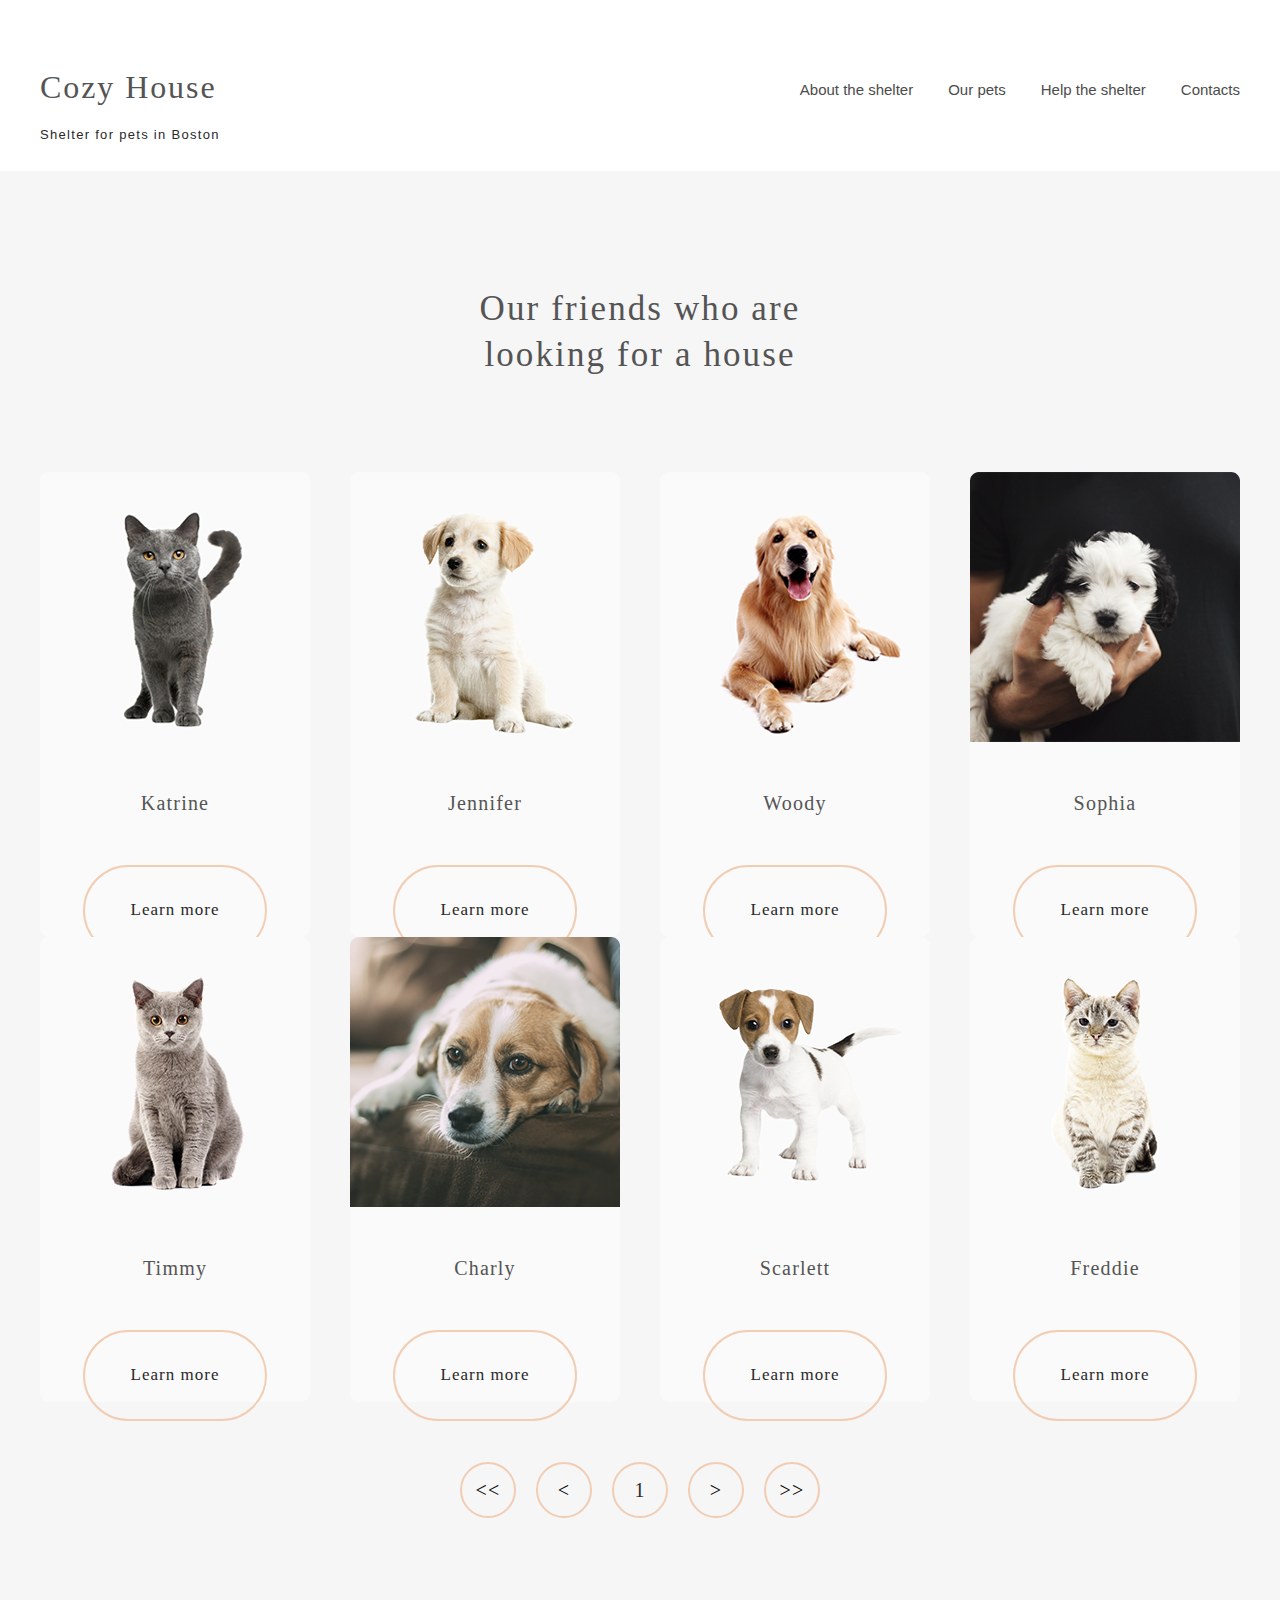
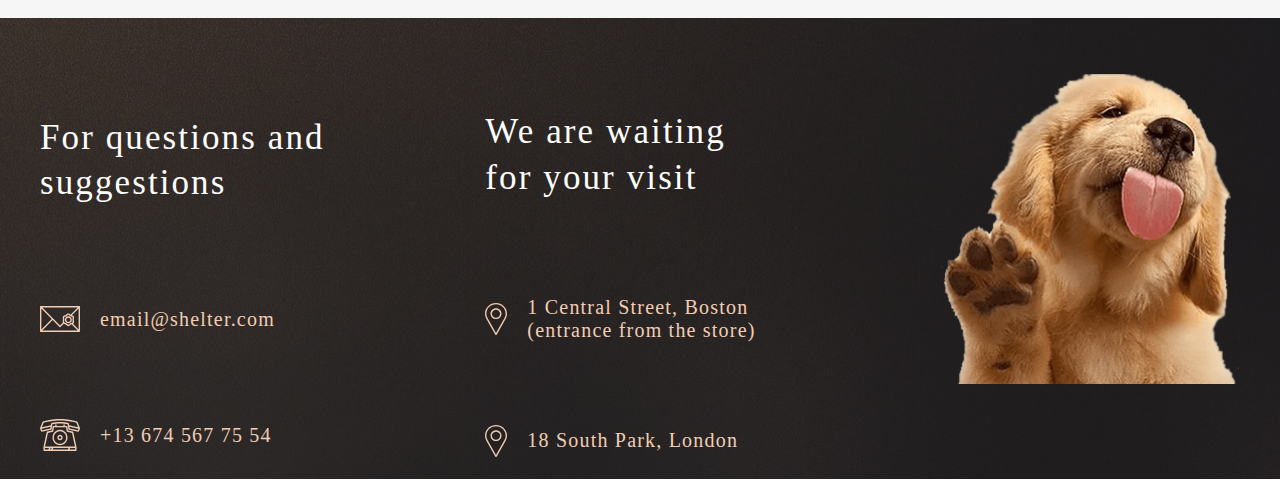
<file: pets.html>
<!DOCTYPE html>
<html lang="en">
<head>
    <meta charset="UTF-8">
    <meta name="viewport" content="width=device-width, initial-scale=1.0">
    <title>Our-pets</title>
    <link rel="stylesheet" href="style.css">
</head>
<body>
    <header class="our_pet_header">
        <div class="container">
            <div class="header_bar our_pets_header">
                <a href="#">
                    <div class="logo">
                        <h1 class="logo_title our_pet_logo">Cozy House</h1>
                        <p class="logo_subtitle our_pet_sub">Shelter for pets in Boston</p>
                    </div>
                </a>
                <div>
                    <nav>
                        <ul class="nav_menu">
                            <a href="./main.html"><li class="paragraph our_pets_par">About the shelter</li></a>
                            <a href="./our-pets.html"><li class="paragraph our_pets_par">Our pets</li></a>
                            <a href="./main.html"><li class="paragraph our_pets_par">Help the shelter</li></a>
                            <a href="#contacts"><li class="paragraph our_pets_par">Contacts</li></a>
                        </ul>
                    </nav>
                </div>
            </div>
        </div>
    </header>

    <main>
        <section class="pets our_pets">
            <div class="container">
                <div class="pets_layout">
                    <h3 class="pets_title">Our friends who are looking for a house</h3>
                    <div class="pets_slider">
                        <div class="our_pets_cards">
                            <div class="card our_pets_card">
                                <img src="./assets/pets-katrine.png" alt="katrine">
                                <p class="title">Katrine</p>
                                <div class="button_secondary">
                                    <p class="button_primary_text">Learn more</p>
                                </div>
                            </div>
                            <div class="card">
                                <img src="./assets/pets-jennifer.png" alt="jennifer">
                                <p class="title">Jennifer</p>
                                <div class="button_secondary">
                                    <p class="button_primary_text">Learn more</p>
                                </div>
                            </div>
                            <div class="card">
                                <img src="./assets/pets-woody.png" alt="woody">
                                <p class="title">Woody</p>
                                <div class="button_secondary">
                                    <p class="button_primary_text">Learn more</p>
                                </div>
                            </div>
                            <div class="card">
                                <img src="./assets/pets-sophia.png" alt="sophia">
                                <p class="title">Sophia</p>
                                <div class="button_secondary">
                                    <p class="button_primary_text">Learn more</p>
                                </div>
                            </div>
                            <div class="card">
                                <img src="./assets/pets-timmy.png" alt="timmy">
                                <p class="title">Timmy</p>
                                <div class="button_secondary">
                                    <p class="button_primary_text">Learn more</p>
                                </div>
                            </div>
                            <div class="card">
                                <img src="./assets/pets-charly.png" alt="charly">
                                <p class="title">Charly</p>
                                <div class="button_secondary">
                                    <p class="button_primary_text">Learn more</p>
                                </div>
                            </div>
                            <div class="card">
                                <img src="./assets/pets-scarlett.png" alt="scarlett">
                                <p class="title">Scarlett</p>
                                <div class="button_secondary">
                                    <p class="button_primary_text">Learn more</p>
                                </div>
                            </div>
                            <div class="card">
                                <img src="./assets/pets-freddie.png" alt="freddie">
                                <p class="title">Freddie</p>
                                <div class="button_secondary">
                                    <p class="button_primary_text">Learn more</p>
                                </div>
                            </div>
                        </div>
                    </div>
                    <div class="pets_navigation">
                        <div class="button_paginator">
                            <h4><<</h4>
                        </div>
                        <div class="button_paginator">
                            <h4><</h4>
                        </div>
                        <div class="button_paginator">
                            <h4 class="page_number">1</h4>
                        </div>
                        <div class="button_paginator">
                            <h4>></h4>
                        </div>
                        <div class="button_paginator">
                            <h4>>></h4>
                        </div>
                    </div>
                </div>

            </div>
        </section>
    </main>

    <footer>
        <div class="container">
            <div class="footer_layout" id="contacts">
                <div class="footer_contacts">
                    <h3 class="footer_title">For questions and suggestions</h3>
                    <a href="mailto:email@shelter.com">
                        <div class="footer_item">
                            <img src="./assets/svg/icon-email.svg" alt="email">
                            <h4>email@shelter.com</h4>
                        </div>
                    </a>
                    <a href="tel:+136745677554">
                        <div class="footer_item">
                            <img src="./assets/svg/icon-phone.svg" alt="phone">
                            <h4>+13 674 567 75 54</h4>
                        </div>
                    </a>
                </div>
                <div class="footer_locations">
                    <h3 class="footer_title">We are waiting for your visit</h3>
                    <a>
                        <div class="footer_item">
                            <img src="./assets/svg/icon-marker.svg" alt="V">
                            <h4>1 Central Street, Boston (entrance from the store)</h4>
                        </div>
                    </a>
                    <a>
                        <div class="footer_item">
                            <img src="./assets/svg/icon-marker.svg" alt="V">
                            <h4>18 South Park, London</h4>
                        </div>
                    </a>
                </div>
                <div class="footer_img">
                    <img src="./assets/footer-puppy.png" alt="puppy">
                </div>
            </div>
        </div>
    </footer>


</body>
</html>
</file>
<file: style.css>
body {
    max-width: 1280px;
    margin-left: auto;
    margin-right: auto;
    scroll-behavior: smooth;
}

header {
    position: absolute;
    left: 50%;
    transform: translate(-50%, -50%);
    display: flex;
    justify-content: center;
    align-items: center;
    width: 100%;
}

.our_pet_header {
    display: block;
    position: static; 
    margin-left: 50%;
}

a:link, a:visited, a:hover, a:active {
    text-decoration: none;
    padding: 0;
}


.header_bar {
    margin-top: 90px;
    width: 1200px;
	display: flex;
	flex-direction: row;
	flex-wrap: wrap;
	justify-content: space-between;
	align-items: center;
}

.logo {
    width: 190px;
    height: 60px;
    flex-shrink: 0;
}
.logo_title {
    color: #F1CDB3;
    font-family: Georgia;
    font-size: 32px;
    font-style: normal;
    font-weight: 400;
    line-height: 110%;
    letter-spacing: 1.92px;
}

.our_pet_logo {
    color: #545454;
    font-family: Georgia;
    font-size: 32px;
    font-style: normal;
    font-weight: 400;
    line-height: 110%;
    letter-spacing: 1.92px;
}
.logo_subtitle {
    color: #FFF;
    font-family: Arial;
    font-size: 13px;
    font-style: normal;
    font-weight: 400;
    line-height: normal;
    letter-spacing: 1.3px;
    margin-top: 10px;
}

.our_pet_sub {
    color: #292929;
    font-family: Arial;
    font-size: 13px;
    font-style: normal;
    font-weight: 400;
    line-height: normal;
    letter-spacing: 1.3px;
    margin-top: 10px;
}

.paragraph {
    color: #4C4C4C;
    font-family: Arial;
    font-size: 15px;
    font-style: normal;
    font-weight: 400;
    line-height: 160%;
    position: relative;
    display: inline-block;
}

.paragraph .our_pet_par{
 color: #545454;
}
.paragraph:hover {
    color: #292929;

}
.paragraph::after {
    content: '';
    position: absolute;
    width: 0;
    height: 3px;
    bottom: 0;
    left: 0;
    background: var(--color-primary, #F1CDB3);
    visibility: hidden;
    transition: all 0.3s ease-in-out;
}
.paragraph:active:after {
    visibility: visible;
    width: 100%;
}

.paragraph-s {
    color: var(--color-dark-m, #B2B2B2);
    font-family: Arial;
    font-size: 12px;
    font-style: italic;
    font-weight: 400;
    line-height: 150%; /* 18px */
}

.nav_menu {
    display: flex;
    gap: 35px;
    list-style-type: none;
    padding: 0;
}

.start_screen {
    background: url("./assets/start-screen-background.jpg") lightgray 50% / cover no-repeat;
    padding-top: 180px;
    flex-shrink: 0px;
}

.container {
    max-width: 1200px;
    margin-left: auto;
    margin-right: auto;
}

.start_screen_block {
	display: flex;
	flex-direction: row;
	justify-content: space-between;
}

h2 {
    margin-top: 163px;
    color: #FFF;
    max-width: 310px;
    color: #545454;
    font-family: Georgia;
    font-size: 44px;
    font-style: normal;
    font-weight: 400;
    line-height: 130%;
}

h3 {
    color: #545454;
    font-family: Georgia;
    font-size: 35px;
    font-style: normal;
    font-weight: 400;
    line-height: 130%; /* 45.5px */
    letter-spacing: 2.1px;
}

h4 {
    color: var #545454;
    font-family: Georgia;
    font-size: 20px;
    font-style: normal;
    font-weight: 400;
    line-height: 115%; /* 23px */
    letter-spacing: 1.2px;
}

h5 {
    color: var#545454;
    font-family: Georgia;
    font-size: 15px;
    font-style: normal;
    font-weight: 400;
    line-height: 110%; /* 16.5px */
    letter-spacing: 0.9px;
}

.start_screen_desc {
    max-width: 460px;
    margin-top: 42px;
    margin-bottom: 42px;
    color: #CDCDCD;
    font-family: Arial;
    font-size: 15px;
    font-style: normal;
    font-weight: 400;
    line-height: 160%;
}

.about {
    display: flex;
    padding: 80px 40px 100px 40px;
    justify-content: center;
    align-items: center;
}

.about_layout {
    max-width: 1200px;
    padding: 0px 175px;
    display: flex;
    justify-content: space-between;
    gap: 120px;
    flex-shrink: 0;
}

.about_content_title {
    margin-top: 14px;
    max-width: 370px;
}
.about_content_desc {
    margin-top: 25px;
    font-family: Arial;
    font-size: 15px;
    font-style: normal;
    font-weight: 400;
    line-height: 160%;
}

.pets {
    background:#F6F6F6;
    padding-top: 80px;
    padding-bottom: 100px;
}

.pets_layout {
    display: flex;
    flex-direction: column;
    justify-content: center;
    align-items: center;
}

.pets_title {
    max-width: 400px;
    text-align: center;
}

.pets_slider {
    margin: 60px 0px;
    width: 1200px;
    display: flex;
	flex-direction: row;
	justify-content: space-between;
    align-items: center;
}

.pets_slider_cards {
    max-width: 990px;
	display: flex;
	flex-direction: row;
	flex-wrap: wrap;
	justify-content: space-between;
    gap: 90px;
}

.help {
    display: flex;
    padding: 80px 40px 100px 40px;
    justify-content: center;
    align-items: center;
    background: #FFF;
}

.help_layout {
    display: flex;
    padding: 0px 87px;
    flex-direction: column;
    justify-content: center;
    align-items: center;
    gap: 60px;
    flex-shrink: 0;
}

.help_title {
    max-width: 310px;
    text-align: center;
}

.help_list_items {
	display: flex;
	flex-direction: row;
	flex-wrap: wrap;
	justify-content: center;
	align-items: center;
	align-content: center;
    gap: 118px;
}
.help_list_item {
    max-height: 113px;
	display: flex;
	flex-direction: column;
	flex-wrap: nowrap;
	justify-content: space-between;
	align-items: center;
	align-content: stretch;
}

.help_list_item_img {
    max-width: 60px;
}

.help_list_item_title {
    margin-top: 30px;
    color: #545454;
    text-align: center;
    font-family: Georgia;
    font-size: 20px;
    font-style: normal;
    font-weight: 400;
    line-height: 115%;
    letter-spacing: 1.2px;
}

.donation {
    display: flex;
    padding: 80px 182px 100px 183px;
    justify-content: center;
    align-items: center;

    background: #F6F6F6;
}

.donation_layout {
    display: flex;
	flex-direction: row;
	flex-wrap: nowrap;
	justify-content: center;
    gap: 30px;
}

.donation_img {
	display: flex;
	flex-direction: row;
	flex-wrap: nowrap;
	justify-content: center;
	align-items: center;
	align-content: stretch;
}

.donation_content {
    display: flex;
    flex-direction: column;
    justify-content: center;
    gap: 20px;
}
.donation_title {
    max-width: 300px;
    color: #545454;
    font-family: Georgia;
    font-size: 35px;
    font-style: normal;
    font-weight: 400;
    line-height: 130%;
    letter-spacing: 2.1px;
}

.credit_card_content {
    max-width: 350px;
    display: flex;
    padding: 10px 15px;
    justify-content: center;
    align-items: center;
    align-content: center;
    gap: 15px;

    border-radius: 9px;
    background: #F1CDB3;
}

.donation_desc {
    color: #B2B2B2;
    font-family: Arial;
    font-size: 12px;
    font-style: italic;
    font-weight: 400;
    line-height: 18px;
}



.card {
    display: flex;
    width: 270px;
    height: 435px;
    padding-bottom: 30px;
    flex-direction: column;
    align-items: center;
    gap: 30px;
    flex-shrink: 0;
    border-radius: 9px;
    background: #FAFAFA;
    border: 20px #000;
}

.card .our_pet_card {
    margin-bottom: 30px;
}
.card .title {
    color: #545454;
    text-align: center;
    font-family: Georgia;
    font-size: 20px;
    font-style: normal;
    font-weight: 400;
    line-height: normal;
    letter-spacing: 1.2px;
}

.our_pets {
    padding-top: 80px;
}

.our_pets_cards {
    max-width: 1200px;
	display: flex;
	flex-direction: row;
	flex-wrap: wrap;
	justify-content: space-between;
}

.pets_navigation {
    display: flex;
	flex-direction: row;
	flex-wrap: wrap;
	justify-content: center;
	align-items: center;
    gap: 20px;
}

.list-item {
    list-style-type: disc;
    padding-left: 20px; 
    color: #F1CDB3;
}

.list-item h2 {
    color: #000;
    font-family: Georgia;
    font-size: 15px;
    font-style: normal;
    font-weight: 400;
    line-height: 110%;
    letter-spacing: 0.9px;
}
.bold_span {
    font-weight: bold;
}

.list-item {
    list-style-type: disc;
    padding-left: 20px; 
    color: #F1CDB3;
}

.list-item h2 {
    color: #000;
    font-family: Georgia;
    font-size: 15px;
    font-style: normal;
    font-weight: 400;
    line-height: 110%;
    letter-spacing: 0.9px;
}
.bold_span {
    font-weight: bold;
}


.button_primary {
    display: inline-flex;
    padding: 15px 45px;
    flex-direction: column;
    align-items: center;
    gap: 10px;
    border-radius: 100px;
    background: #F1CDB3;
    transition: 0.2s;
}
.button_primary:hover {
    background: #FDDCC4;
}

.button_primary_text {
    color: #292929;
    font-family: Georgia;
    font-size: 17px;
    font-style: normal;
    font-weight: 400;
    line-height: 130%;
    letter-spacing: 1.02px;
}

.button_secondary {
    display: inline-flex;
    padding: 15px 45px;
    flex-direction: column;
    align-items: center;
    gap: 10px;
    border-radius: 100px;
    border: 2px solid #F1CDB3;
    transition: 0.2s;
}
.button_secondary:hover {
    border: 2px solid #FDDCC4;
    background: #FDDCC4;
}

.button_arrow {
    display: flex;
    width: 52px;
    height: 52px;
    flex-direction: column;
    justify-content: center;
    align-items: center;
    border-radius: 100px;
    border: 2px solid #F1CDB3;
    transition: 0.2s;
}
.button_arrow:hover {
    border: 2px solid #FDDCC4;
    background: #FDDCC4;
}

.button_paginator {
    display: flex;
    width: 52px;
    height: 52px;
    justify-content: center;
    align-items: center;
    flex-shrink: 0;
    border-radius: 100px;
    border: 2px solid #F1CDB3;
}
.button_paginator:hover {
    border: 2px solid #FDDCC4;
    background: #FDDCC4;
}

.page_number {
    color: #292929;
    text-align: center;
    font-family: Georgia;
    font-size: 20px;
    font-style: normal;
    font-weight: 400;
    line-height: 115%;
    letter-spacing: 1.2px;
}

.modal_close {
    display: flex;
    width: 52px;
    height: 52px;
    justify-content: center;
    align-items: center;
    flex-shrink: 0;
    border-radius: 100px;    
    border: 2px solid #F1CDB3;
}
.modal_close:hover {
    border: 2px solid #FDDCC4;
    background: #FDDCC4;
}

.button_paginator {
    display: flex;
    width: 52px;
    height: 52px;
    justify-content: center;
    align-items: center;
    flex-shrink: 0;

    border-radius: 100px;    
    border: 2px solid #F1CDB3;
}
.button_paginator:hover {
    border: 2px solid #FDDCC4;
    background: #FDDCC4;
}

footer {
    background: url("./assets/start-screen-background.jpg") lightgray 50% / cover no-repeat;
    padding-top: 56px;
}

.footer_layout {
    display: flex;
	flex-direction: row;
	flex-wrap: nowrap;
	justify-content: space-between;
    gap: 158px;
}

.footer_contacts {
    display: flex;
    flex-direction: column;
    justify-content: center;
    gap: 40px;
}

.footer_locations {
    display: flex;
    flex-direction: column;
    justify-content: center;
    gap: 34px;
}

.footer_title {
    color: #FFF;
    font-family: Georgia;
    font-size: 35px;
    font-style: normal;
    font-weight: 400;
    line-height: 130%;
    letter-spacing: 2.1px;
}

.footer_item {
    display: flex;
	flex-direction: row;
	flex-wrap: nowrap;
	justify-content: flex-start;
    align-items: center;
    gap: 20px;

    color: #F1CDB3;
}

.footer_item h4 {
    color: #F1CDB3;
}
</file>
